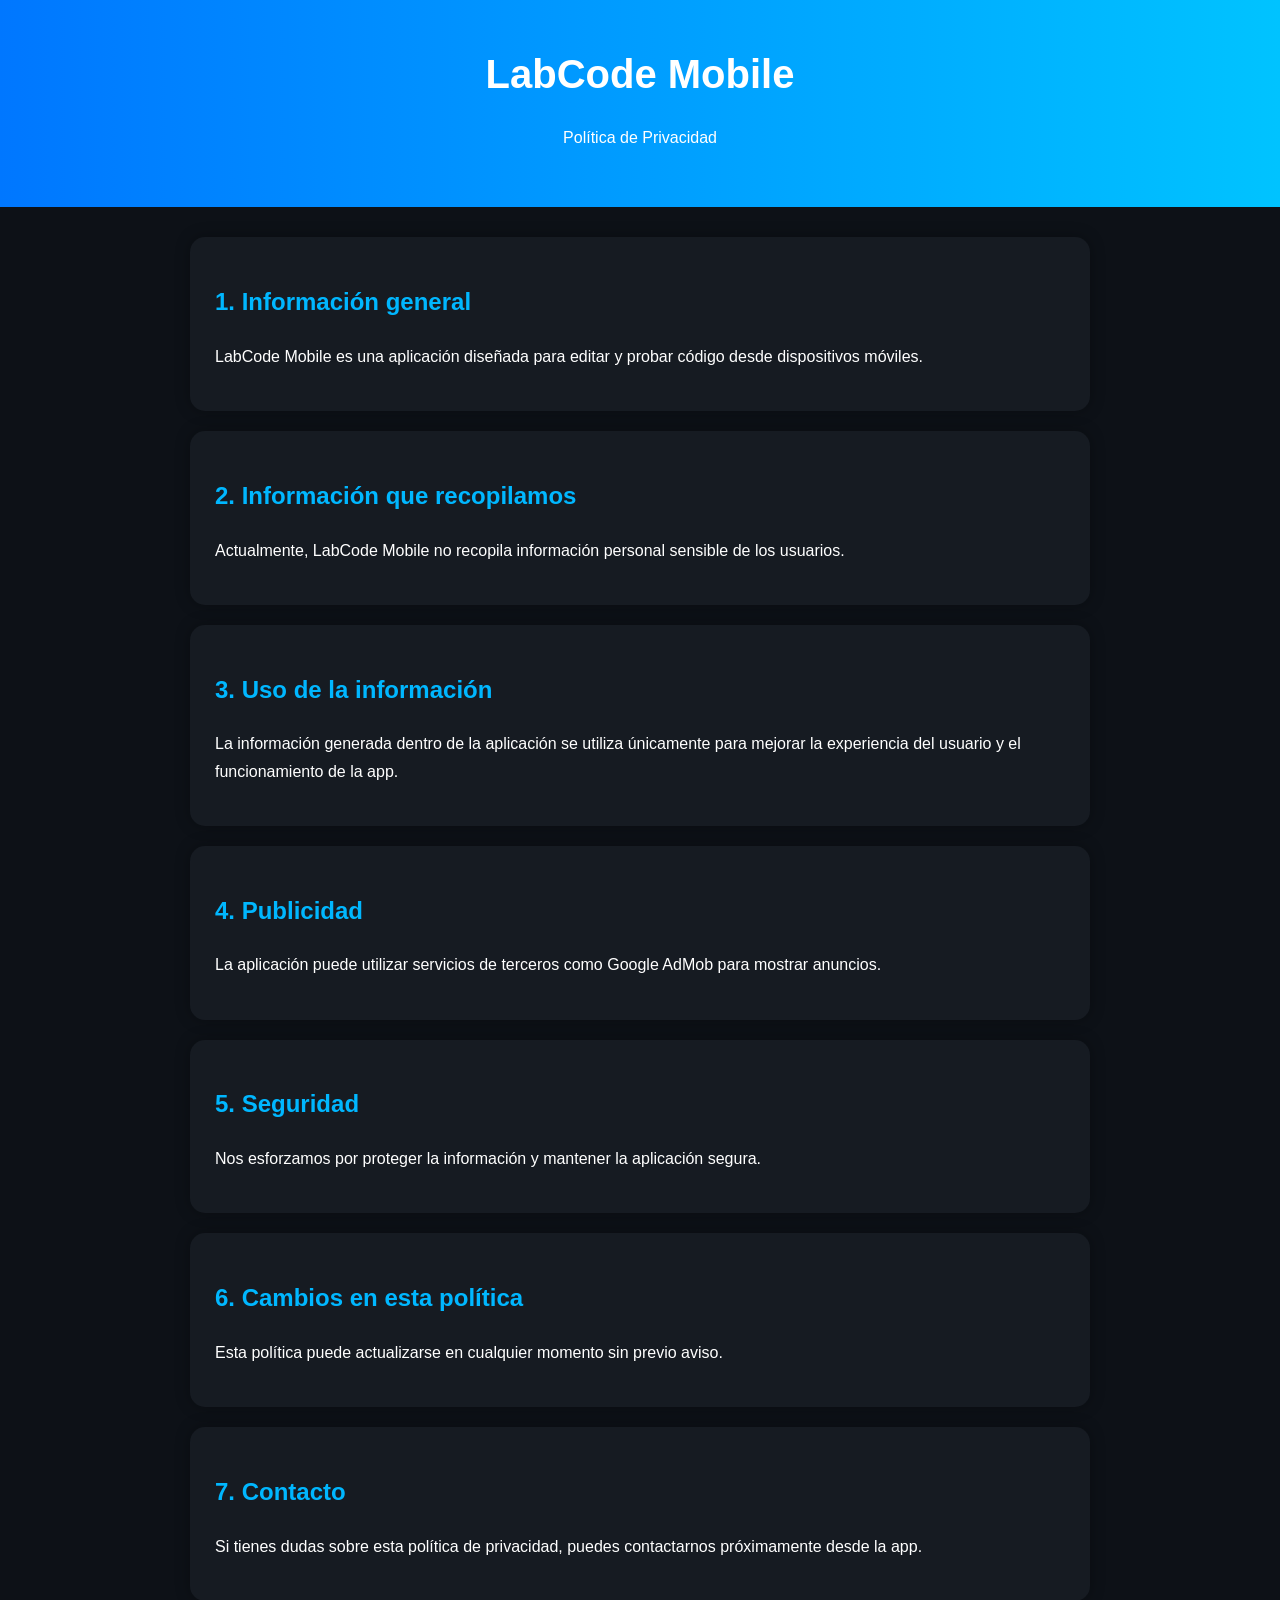
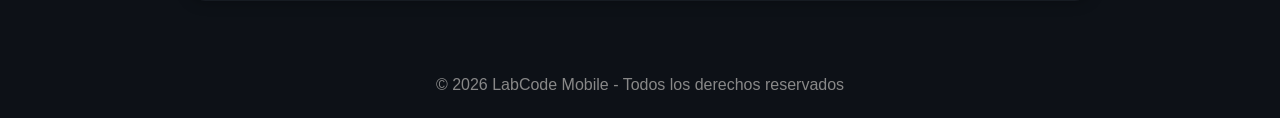
<file: privacy-policy/index.html>
<!DOCTYPE html>
<html lang="es">
<head>
<meta charset="UTF-8">
<meta name="viewport" content="width=device-width, initial-scale=1.0">
<title>Política de Privacidad - LabCode Mobile</title>

<style>
body{
    margin:0;
    font-family:Arial, sans-serif;
    background:#0d1117;
    color:white;
    line-height:1.7;
}

header{
    background:linear-gradient(90deg,#0077ff,#00c3ff);
    padding:40px 20px;
    text-align:center;
}

header h1{
    margin:0;
    font-size:40px;
}

.container{
    max-width:900px;
    margin:auto;
    padding:30px;
}

.card{
    background:#161b22;
    padding:25px;
    border-radius:15px;
    margin-bottom:20px;
    box-shadow:0 0 15px rgba(0,0,0,0.3);
}

h2{
    color:#00b7ff;
}

footer{
    text-align:center;
    padding:20px;
    color:#888;
}
</style>
</head>

<body>

<header>
    <h1>LabCode Mobile</h1>
    <p>Política de Privacidad</p>
</header>

<div class="container">

    <div class="card">
        <h2>1. Información general</h2>
        <p>
            LabCode Mobile es una aplicación diseñada para editar y probar código
            desde dispositivos móviles.
        </p>
    </div>

    <div class="card">
        <h2>2. Información que recopilamos</h2>
        <p>
            Actualmente, LabCode Mobile no recopila información personal sensible
            de los usuarios.
        </p>
    </div>

    <div class="card">
        <h2>3. Uso de la información</h2>
        <p>
            La información generada dentro de la aplicación se utiliza únicamente
            para mejorar la experiencia del usuario y el funcionamiento de la app.
        </p>
    </div>

    <div class="card">
        <h2>4. Publicidad</h2>
        <p>
            La aplicación puede utilizar servicios de terceros como Google AdMob
            para mostrar anuncios.
        </p>
    </div>

    <div class="card">
        <h2>5. Seguridad</h2>
        <p>
            Nos esforzamos por proteger la información y mantener la aplicación segura.
        </p>
    </div>

    <div class="card">
        <h2>6. Cambios en esta política</h2>
        <p>
            Esta política puede actualizarse en cualquier momento sin previo aviso.
        </p>
    </div>

    <div class="card">
        <h2>7. Contacto</h2>
        <p>
            Si tienes dudas sobre esta política de privacidad,
            puedes contactarnos próximamente desde la app.
        </p>
    </div>

</div>

<footer>
    © 2026 LabCode Mobile - Todos los derechos reservados
</footer>

</body>
  </html>
</file>
